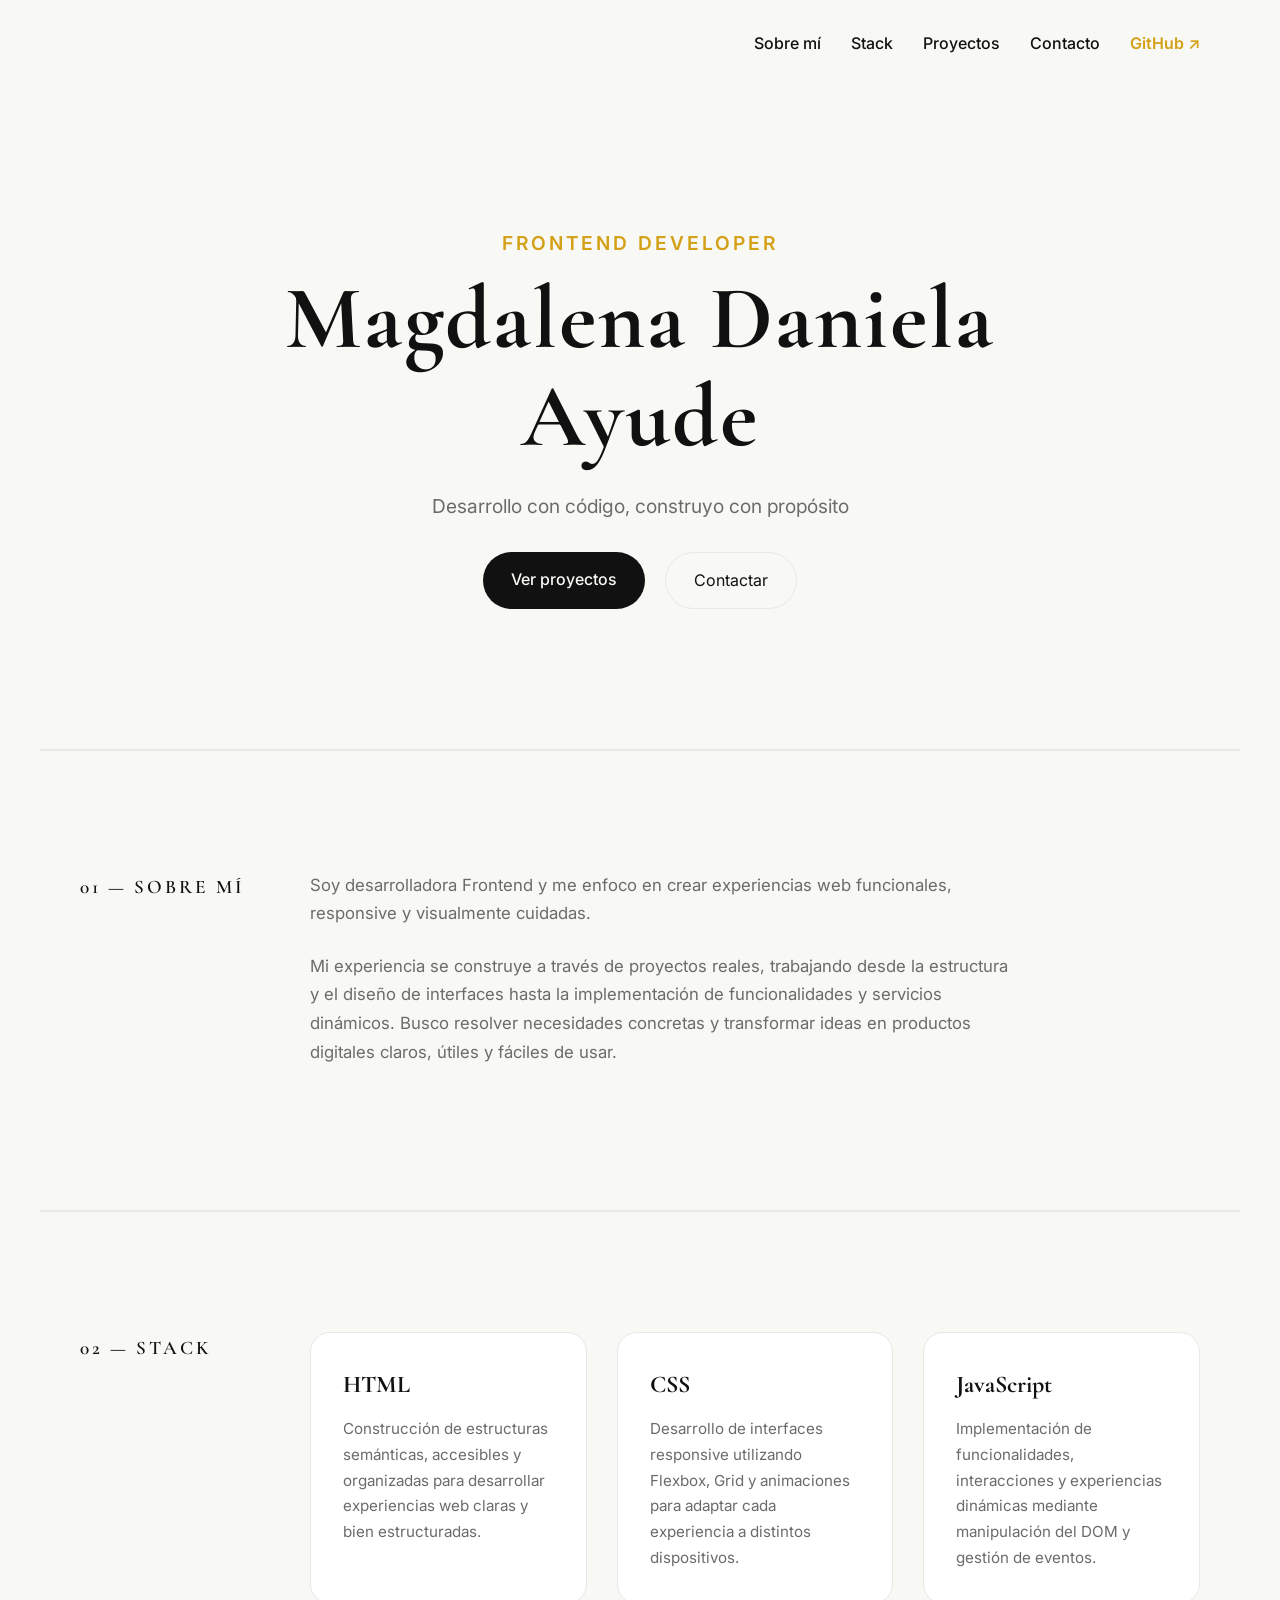
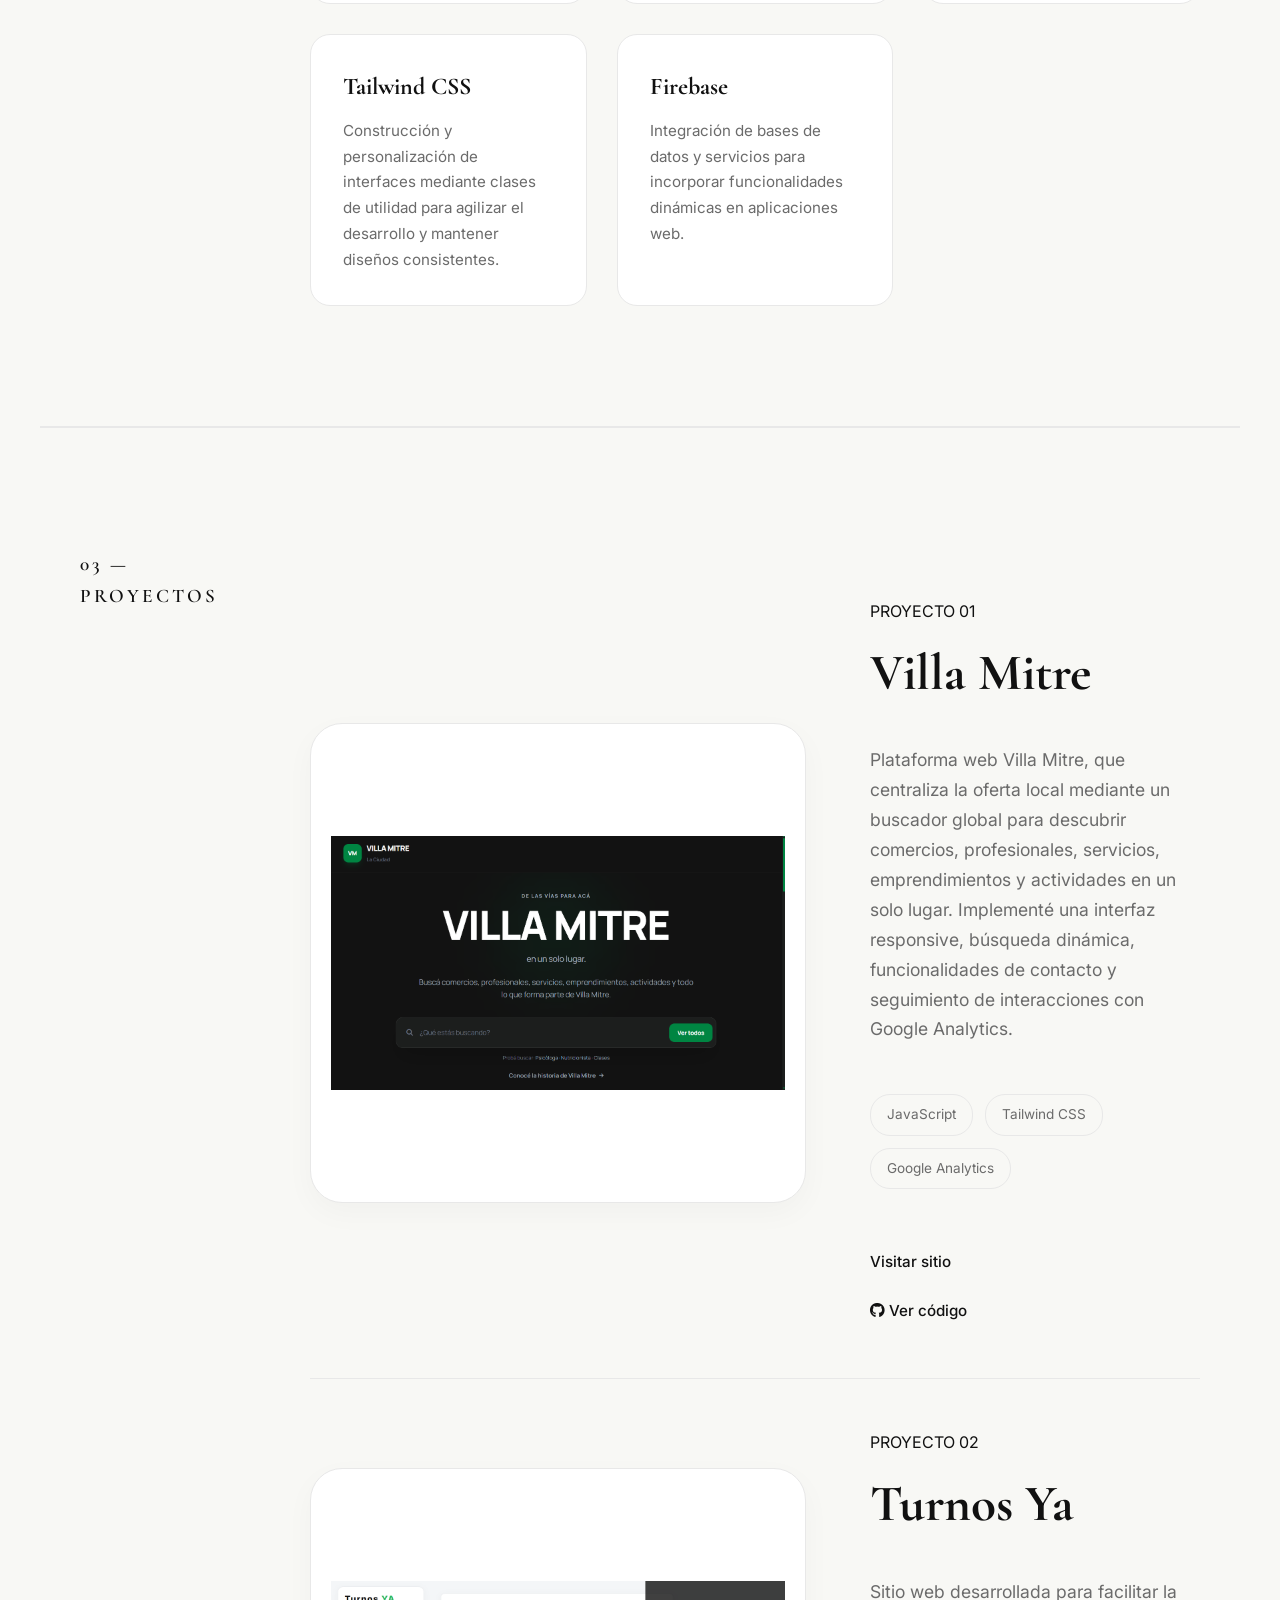
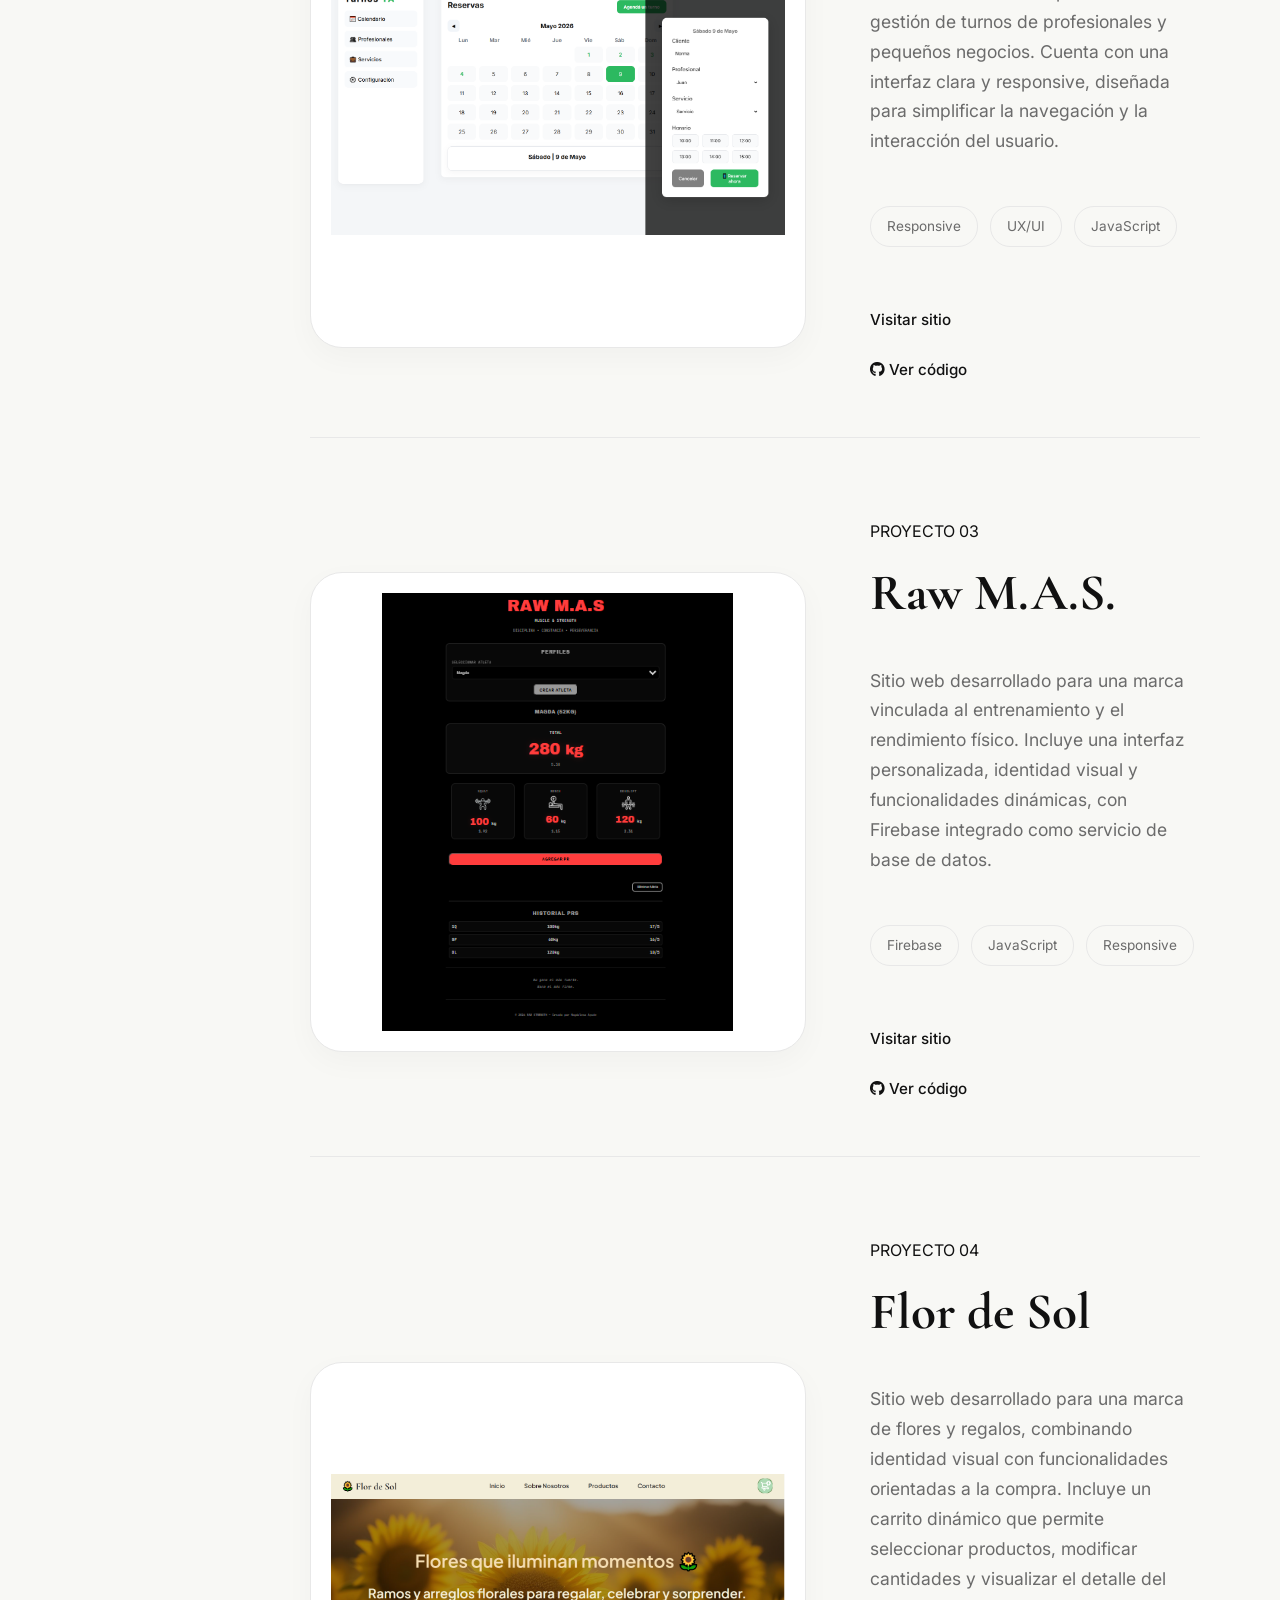
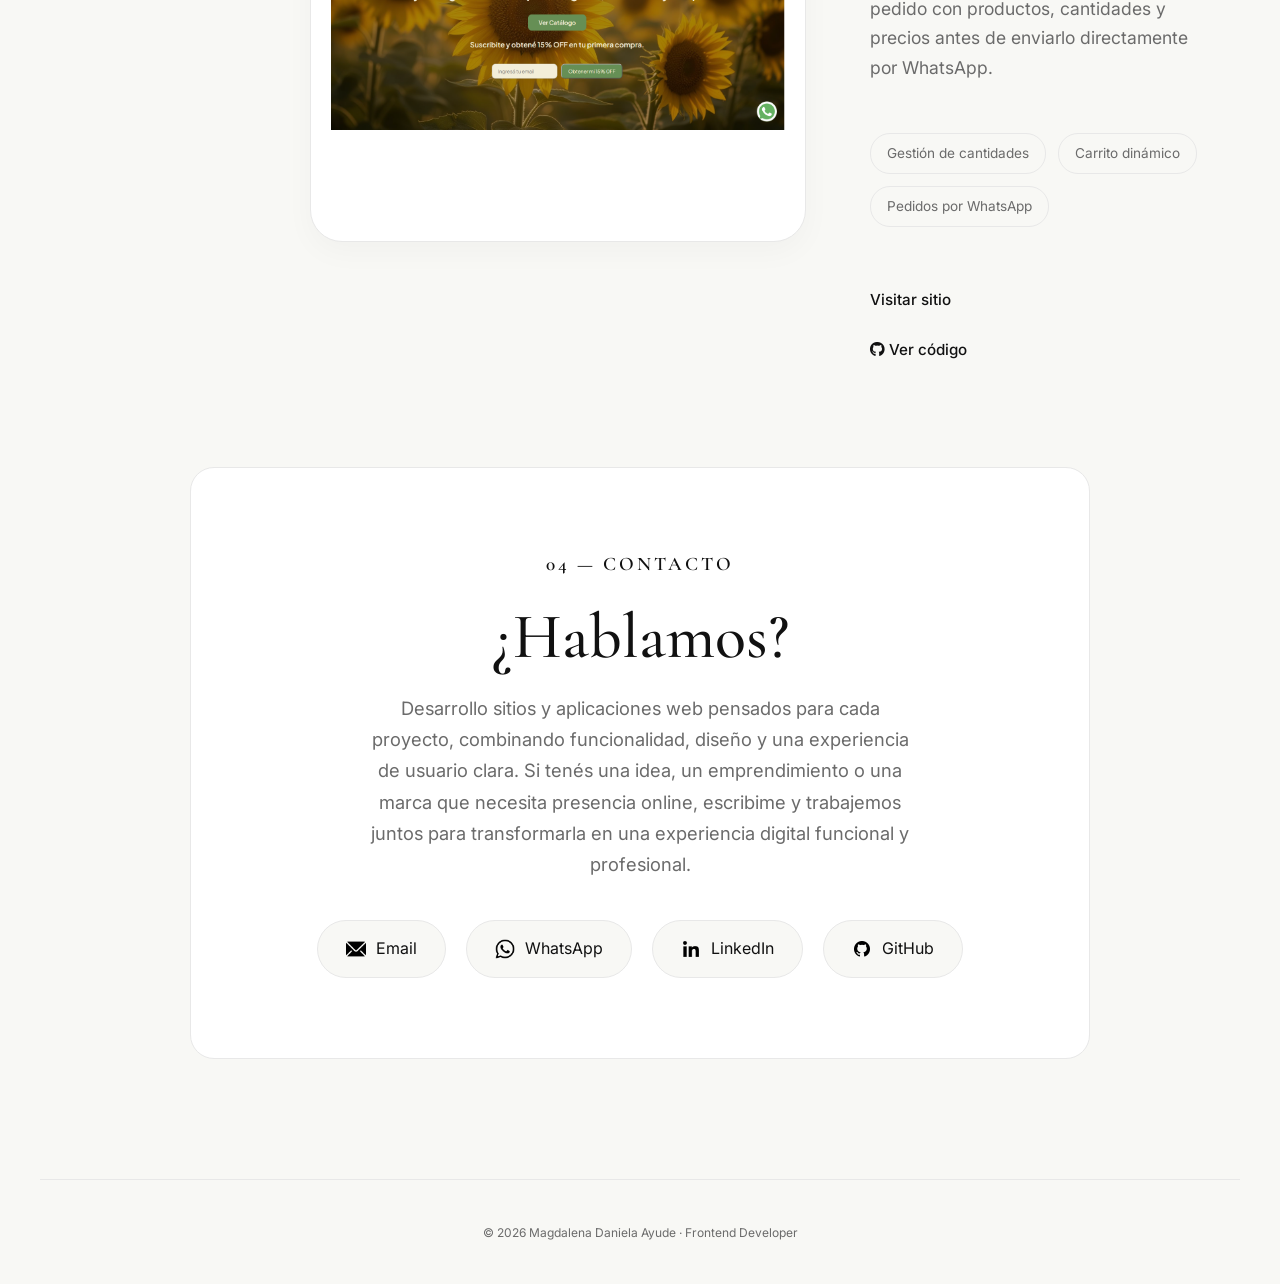
<file: index.html>
<!DOCTYPE html>
<html lang="es">
<head>
  <meta charset="UTF-8">
  <meta name="viewport" content="width=device-width, initial-scale=1.0">
  <title>Portfolio - Magdalena Daniela Ayude</title>
  <link rel="stylesheet" href="./style.css">
  
  <link rel="preconnect" href="https://fonts.googleapis.com">
  <link rel="preconnect" href="https://fonts.gstatic.com" crossorigin>
  
  <link rel="stylesheet" href="https://cdnjs.cloudflare.com/ajax/libs/font-awesome/6.7.2/css/all.min.css">
  <link href="https://fonts.googleapis.com/css2?family=Cormorant+Garamond:wght@400;500;600;700&family=Inter:wght@300;400;500;600;700&display=swap" rel="stylesheet">
  <link rel="stylesheet" href="https://cdnjs.cloudflare.com/ajax/libs/font-awesome/6.7.2/css/all.min.css">
  <meta name="description"content="Portfolio de Magdalena Daniela Ayude, desarrolladora Frontend. Desarrollo sitios y experiencias web funcionales, responsive y visualmente atractivas.">
  <meta name="keywords"content="Frontend Developer, Desarrollo Web, Portfolio, HTML, CSS, JavaScript, Firebase, Diseño Web, Magdalena Ayude">
  <meta name="author" content="Magdalena Daniela Ayude">  
  
  <meta property="og:title" content="Portfolio - Magdalena Daniela Ayude">
  <meta property="og:description" content="Portfolio de Magdalena Daniela Ayude, desarrolladora frontend especializada en crear experiencias digitales modernas y accesibles.">
  <meta property="og:image" content="https://magdalenadanielaayude.netlify.app/">  
  <meta property="og:url" content="https://magdalenadanielaayude.netlify.app/">
 


</head>

<body>

  <header class="header">
    <nav class="navbar">
    <button class="menu-toggle" aria-label="Abrir menú">
    <i class="fa-solid fa-bars"></i>
  </button>
      <ul class="nav-links">
        <li><a href="#about">Sobre mí</a></li>
        <li><a href="#stack">Stack</a></li>
        <li><a href="#projects">Proyectos</a></li>
        <li><a href="#contact">Contacto</a></li>
        <li><a href="https://github.com/MagdalenaAyude" target="_blank" rel="noopener noreferrer" class="nav-github">GitHub ↗</a></li>
      </ul>
    </nav>
  </header>

  <main>
    <section class="hero">
      <span class="section-label">FRONTEND DEVELOPER</span>
      <h1>Magdalena Daniela Ayude</h1>
      <p>Desarrollo con código, construyo con propósito</p>

      <div class="hero-actions">
        <a href="#projects" class="btn-primary">Ver proyectos</a>
        <a href="#contact" class="btn-secondary">Contactar</a>
      </div>
    </section>
     
    <section id="about" class="section-layout about">
      <div class="section-title">
        <span class="section-number">01 — SOBRE MÍ</span>
      </div>

      <div class="section-content">
        <p>
          Soy desarrolladora Frontend y me enfoco en crear experiencias web funcionales, responsive y visualmente cuidadas.
        </p>

        <p>Mi experiencia se construye a través de proyectos reales, trabajando desde la estructura y el diseño de interfaces hasta la implementación de funcionalidades y servicios dinámicos. Busco resolver necesidades concretas y transformar ideas en productos digitales claros, útiles y fáciles de usar.</p>
      </div>
    </section>
      
    <section id="stack" class="section-layout stack">
      <div class="section-title">
        <span class="section-number">02 — STACK</span>
      </div>

      <div class="stack-grid">
        <article class="stack-card">
          <h3>HTML</h3>
          <p>Construcción de estructuras semánticas, accesibles y organizadas para desarrollar experiencias web claras y bien estructuradas.</p>
        </article>
        <article class="stack-card">
          <h3>CSS</h3>
          <p>Desarrollo de interfaces responsive utilizando Flexbox, Grid y animaciones para adaptar cada experiencia a distintos dispositivos.</p>
        </article>

        <article class="stack-card">
          <h3>JavaScript</h3>
          <p>Implementación de funcionalidades, interacciones y experiencias dinámicas mediante manipulación del DOM y gestión de eventos.</p>
        </article>

        <article class="stack-card">
        <h3>Tailwind CSS</h3>
        <p>Construcción y personalización de interfaces mediante clases de utilidad para agilizar el desarrollo y mantener diseños consistentes.</p>
        </article>
        
        <article class="stack-card"> 
        <h3>Firebase</h3> 
        <p>Integración de bases de datos y servicios para incorporar funcionalidades dinámicas en aplicaciones web.</p> 
        </article> 
        </div> 
        </section>

   <section id="projects" class="section-layout projects">

  <div class="section-title">
    <span class="section-number">03 — PROYECTOS</span>
  </div>

  <div class="project-list">

    <article class="project">

      <div class="project-image">
        <img src="./assets/villamitre.png" alt="Página principal de la plataforma Villa Mitre">
      </div>

      <div class="project-content">
        <span class="project-number">PROYECTO 01</span>

        <h3>Villa Mitre</h3>
        <p>Plataforma web Villa Mitre, que centraliza la oferta local mediante un buscador global para descubrir comercios, profesionales, servicios, emprendimientos y actividades en un solo lugar. Implementé una interfaz responsive, búsqueda dinámica, funcionalidades de contacto y seguimiento de interacciones con Google Analytics.</p>
        <ul class="project-features">
          <li>JavaScript</li>
          <li>Tailwind CSS</li>
          <li>Google Analytics</li>
        </ul>

        <a href="https://comercios-villamitre.netlify.app/"
           target="_blank"
           rel="noopener noreferrer"
           class="btn-link">
          Visitar sitio 
        </a>
      

      <a href="https://github.com/MagdalenaAyude/portal-comercios-villa-mitre"
    target="_blank"
    rel="noopener noreferrer"
    class="project-github"
    aria-label="Ver código de Villa Mitre en GitHub">

    <i class="fa-brands fa-github" aria-hidden="true"></i>
    Ver código
    </a>
      </div>

    </article>

  <div class="project-list">
        <article class="project">
          <div class="project-image">
            <img src="./assets/turnosya.png" alt="Interfaz de la aplicación Turnos Ya">
          </div>
          <div class="project-content">
            <span class="project-number">PROYECTO 02</span>
            <h3>Turnos Ya</h3>
            <p>Sitio web desarrollada para facilitar la gestión de turnos de profesionales y pequeños negocios. Cuenta con una interfaz clara y responsive, diseñada para simplificar la navegación y la interacción del usuario.</p>
            
            <ul class="project-features">
              <li>Responsive</li>
              <li>UX/UI</li>
              <li>JavaScript</li>
            </ul>
            <a href="https://turnosbahia2026.netlify.app/" target="_blank" rel="noopener noreferrer" class="btn-link">Visitar sitio</a>
          
          <a href="https://github.com/MagdalenaAyude/TurnosB"
            target="_blank"
            rel="noopener noreferrer"
            class="project-github"
          aria-label="Ver código de turnos ya en GitHub">

        <i class="fa-brands fa-github" aria-hidden="true"></i>
        Ver código
        </a>
      </div>
        </article>

        <article class="project">
          <div class="project-image">
            <img src="./assets/rawmas.png" alt="Landing page de Raw M.A.S.">
          </div>
          <div class="project-content">
            <span class="project-number">PROYECTO 03</span>
            <h3>Raw M.A.S.</h3>
            <p>Sitio web desarrollado para una marca vinculada al entrenamiento y el rendimiento físico. Incluye una interfaz personalizada, identidad visual y funcionalidades dinámicas, con Firebase integrado como servicio de base de datos.</p>
            
            <ul class="project-features">
            <li>Firebase</li>
            <li>JavaScript</li>
            <li>Responsive</li>
            </ul>
            <a href="https://raw-strength-bahia.netlify.app/" target="_blank" rel="noopener noreferrer" class="btn-link">Visitar sitio</a>
          
          <a href="https://github.com/MagdalenaAyude/raw-strength"
        target="_blank"
        rel="noopener noreferrer"
        class="project-github"
        aria-label="Ver código de Raw M.A.S en GitHub">

      <i class="fa-brands fa-github" aria-hidden="true"></i>
      Ver código
      </a>
          </div>
        </article>

        <article class="project">
          <div class="project-image">
            <img src="./assets/flordesol.png" alt="Landing page de Flor de Sol">
          </div>
          <div class="project-content">
            <span class="project-number">PROYECTO 04</span>
            <h3>Flor de Sol</h3>
            <p>Sitio web desarrollado para una marca de flores y regalos, combinando identidad visual con funcionalidades orientadas a la compra. Incluye un carrito dinámico que permite seleccionar productos, modificar cantidades y visualizar el detalle del pedido con productos, cantidades y precios antes de enviarlo directamente por WhatsApp.</p>
      
            
            <ul class="project-features">
              <li>Gestión de cantidades</li>
              <li>Carrito dinámico</li>
              <li>Pedidos por WhatsApp</li>
            </ul>
            <a href="https://flordesol-magdalena.netlify.app/" target="_blank" rel="noopener noreferrer" class="btn-link">Visitar sitio </a>
          
        <a href="https://github.com/MagdalenaAyude/flor-de-sol"
        target="_blank"
        rel="noopener noreferrer"
        class="project-github"
        aria-label="Ver código de flor de sol en GitHub">

        <i class="fa-brands fa-github" aria-hidden="true"></i>
      Ver código
      </a>
        </article>
      </div>
    </section>

    


    <section id="contact" class="contact">
  <span class="section-number">04 — CONTACTO</span>
  <h2>¿Hablamos?</h2>
  <p>Desarrollo sitios y aplicaciones web pensados para cada proyecto, combinando funcionalidad, diseño y una experiencia de usuario clara. Si tenés una idea, un emprendimiento o una marca que necesita presencia online, escribime y trabajemos juntos para transformarla en una experiencia digital funcional y profesional.</p>
      <div class="contact-buttons">
        <a href="mailto:magdaayude@hotmail.com" class="contact-button">
          <img src="./assets/correo-electronico.png" alt="Icono de Email">
          <span>Email</span>
        </a>

        <a href="https://wa.me/5492915094533" target="_blank" class="contact-button" rel="noopener noreferrer">
          <img src="./assets/whatsapp (3).png" alt="Icono de WhatsApp">
          <span>WhatsApp</span>
        </a>

        <a href="https://www.linkedin.com/in/magdalena-daniela-ayude" target="_blank" class="contact-button" rel="noopener noreferrer">
          <img src="./assets/linkedin.png" alt="Icono de LinkedIn">
          <span>LinkedIn</span>
        </a>

        <a href="https://github.com/MagdalenaAyude" target="_blank" class="contact-button" rel="noopener noreferrer">
          <img src="./assets/github.png" alt="Icono de GitHub">
          <span>GitHub</span>
        </a>
      </div>
    </section>
  </main>

  <footer class="footer">
    <small>© 2026 Magdalena Daniela Ayude · Frontend Developer</small>
  </footer>
  <script src="script.js"></script>
 
</body>
</html>
</file>
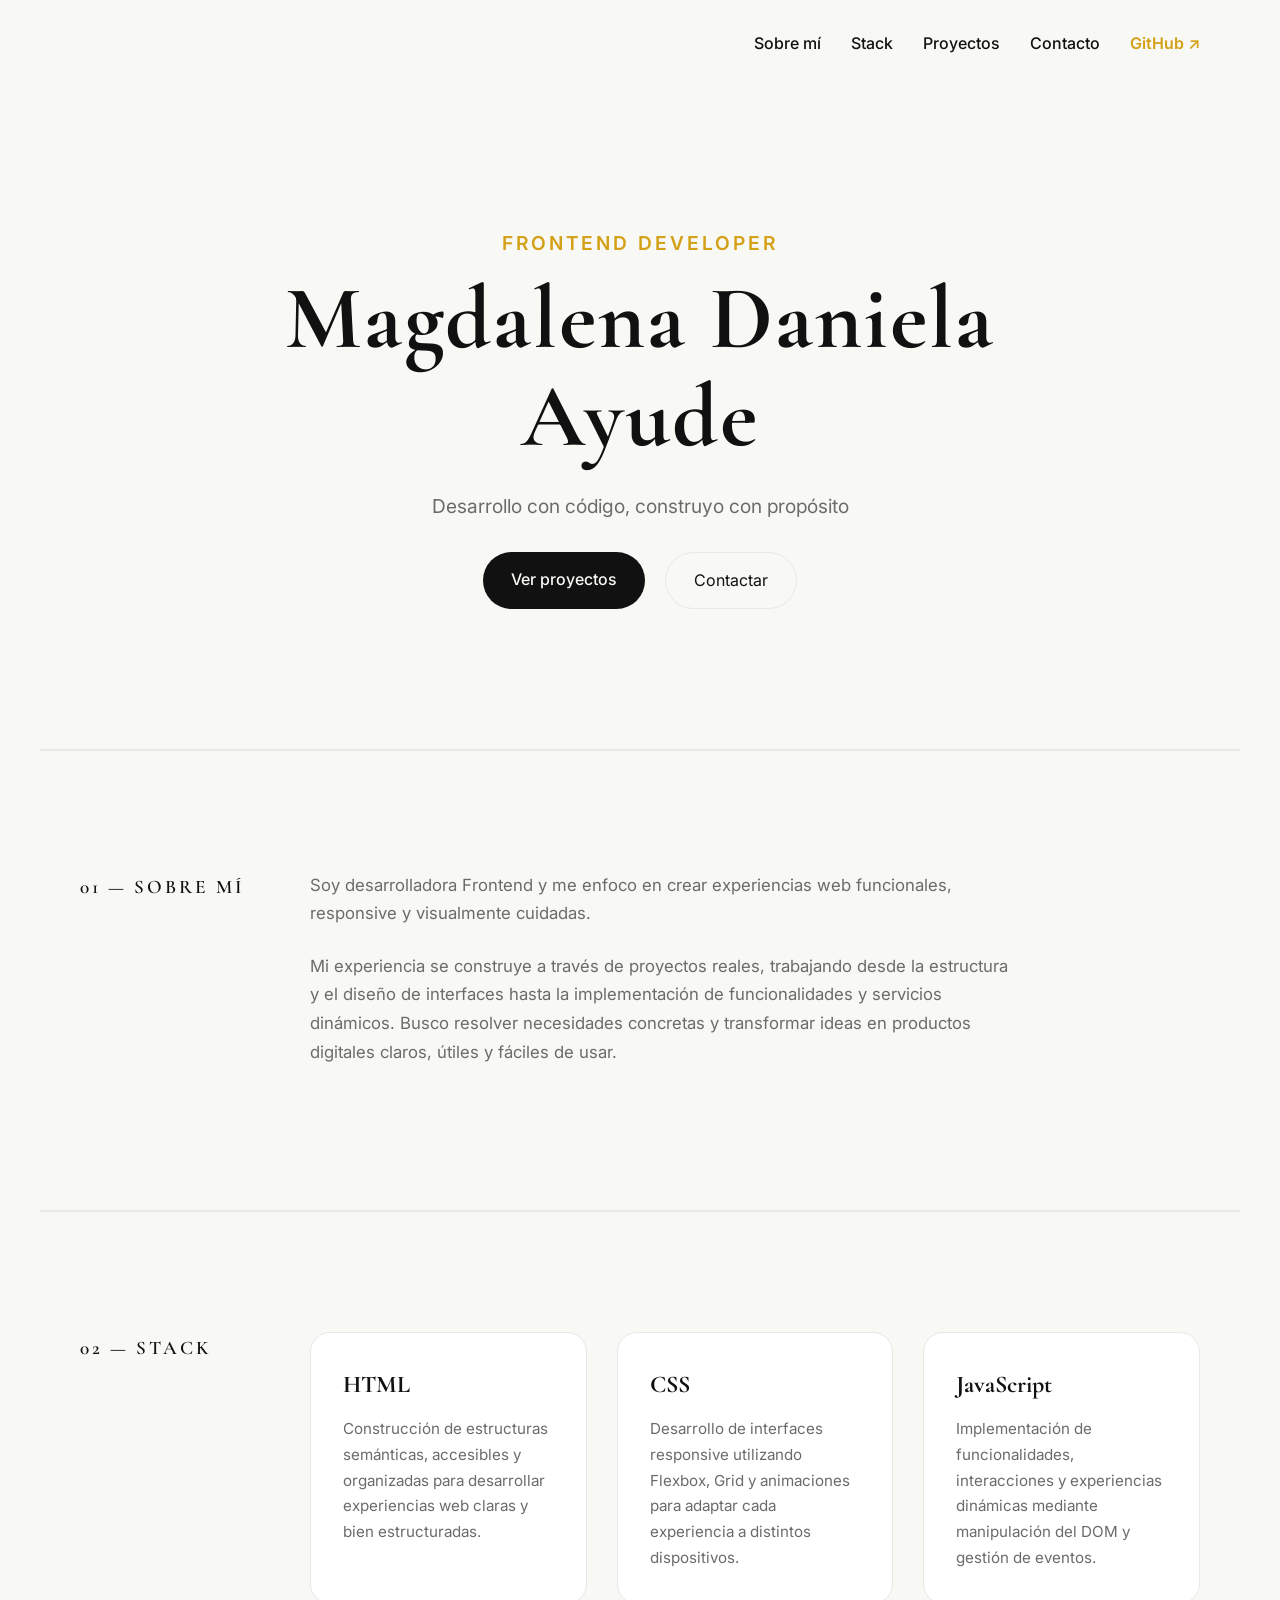
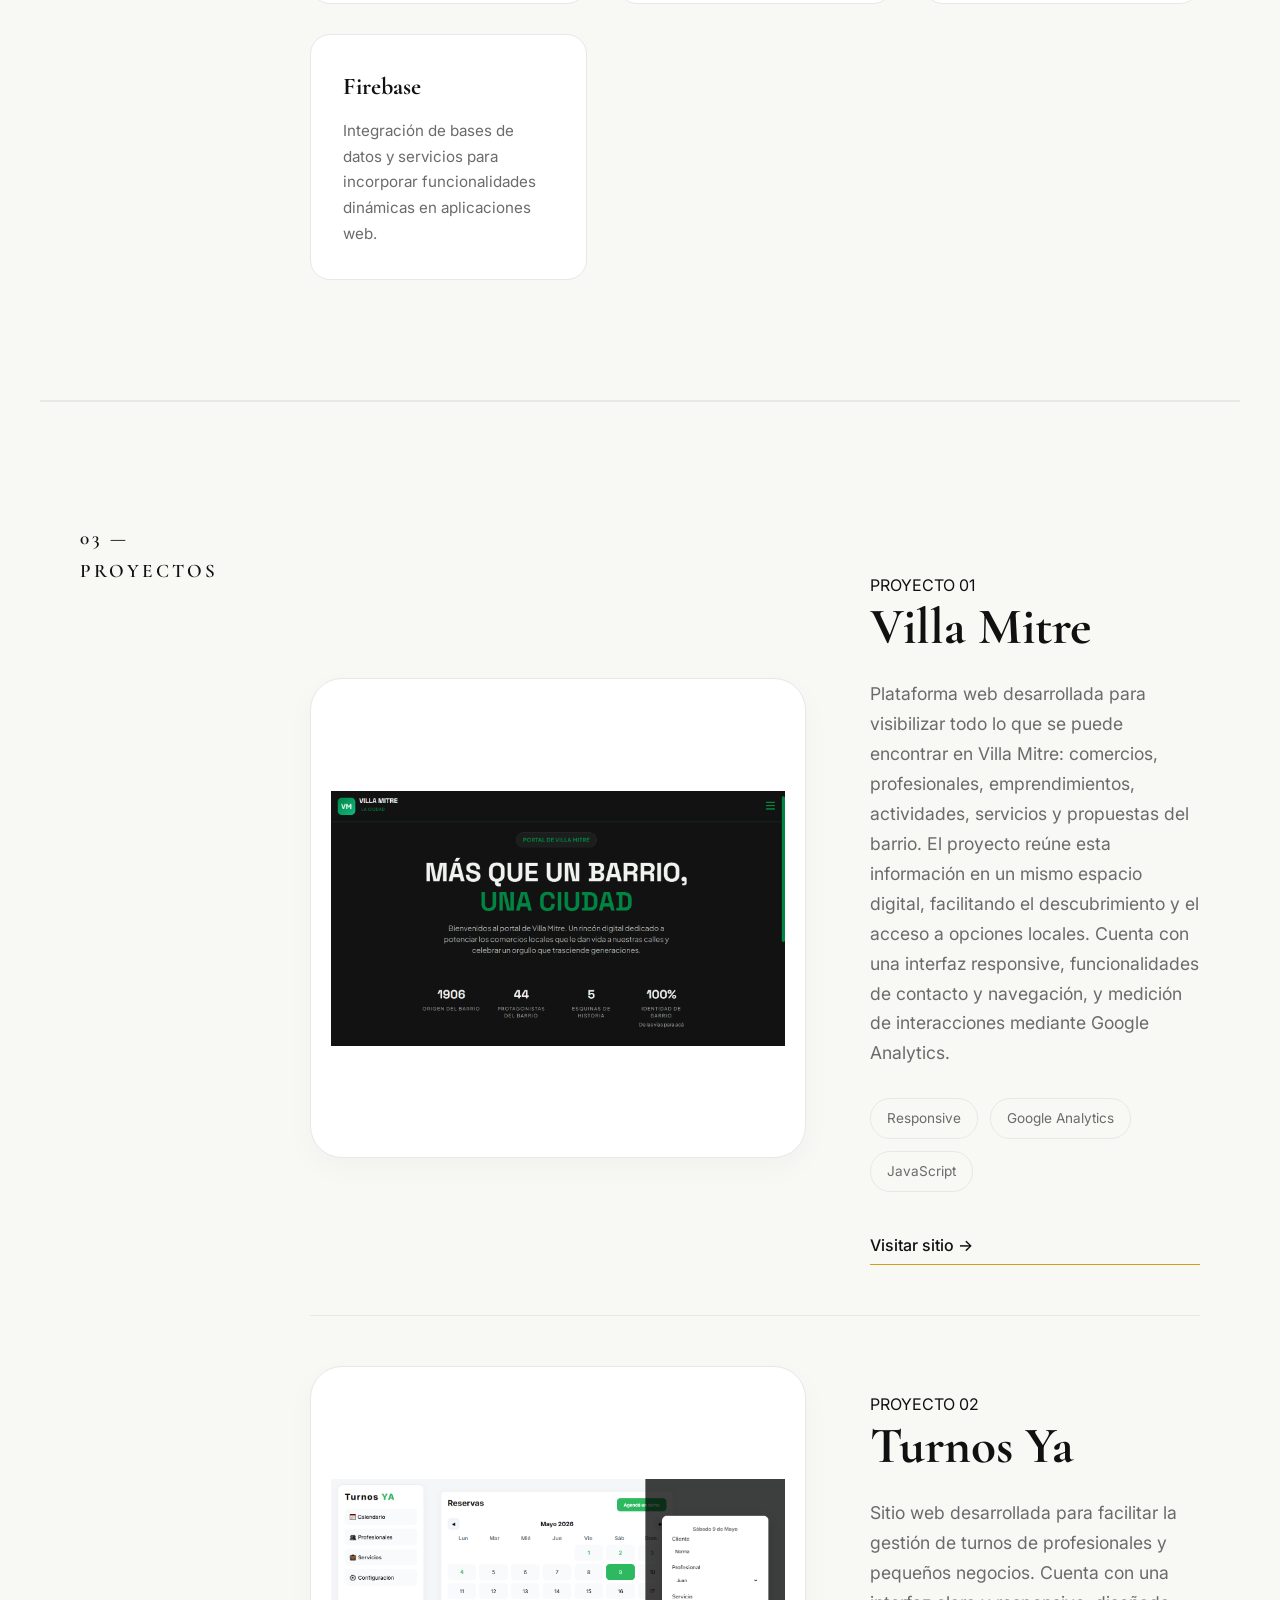
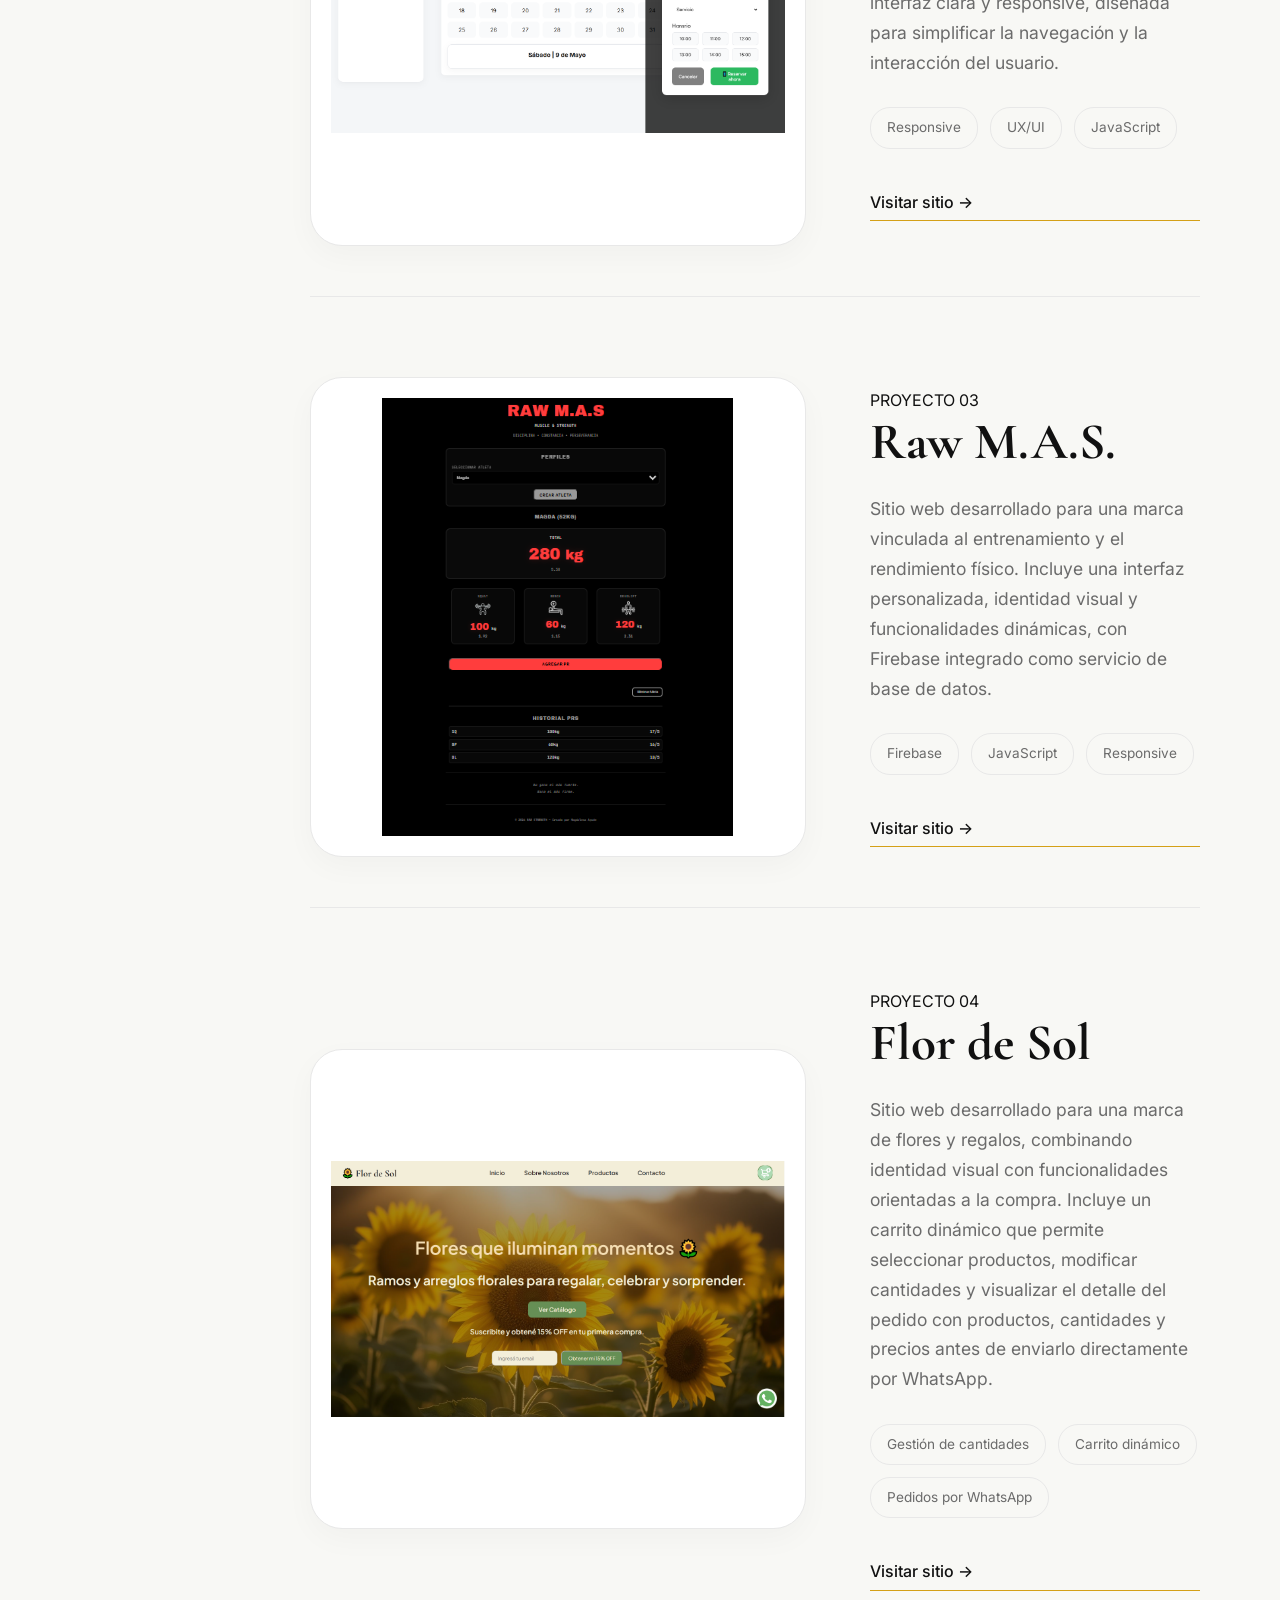
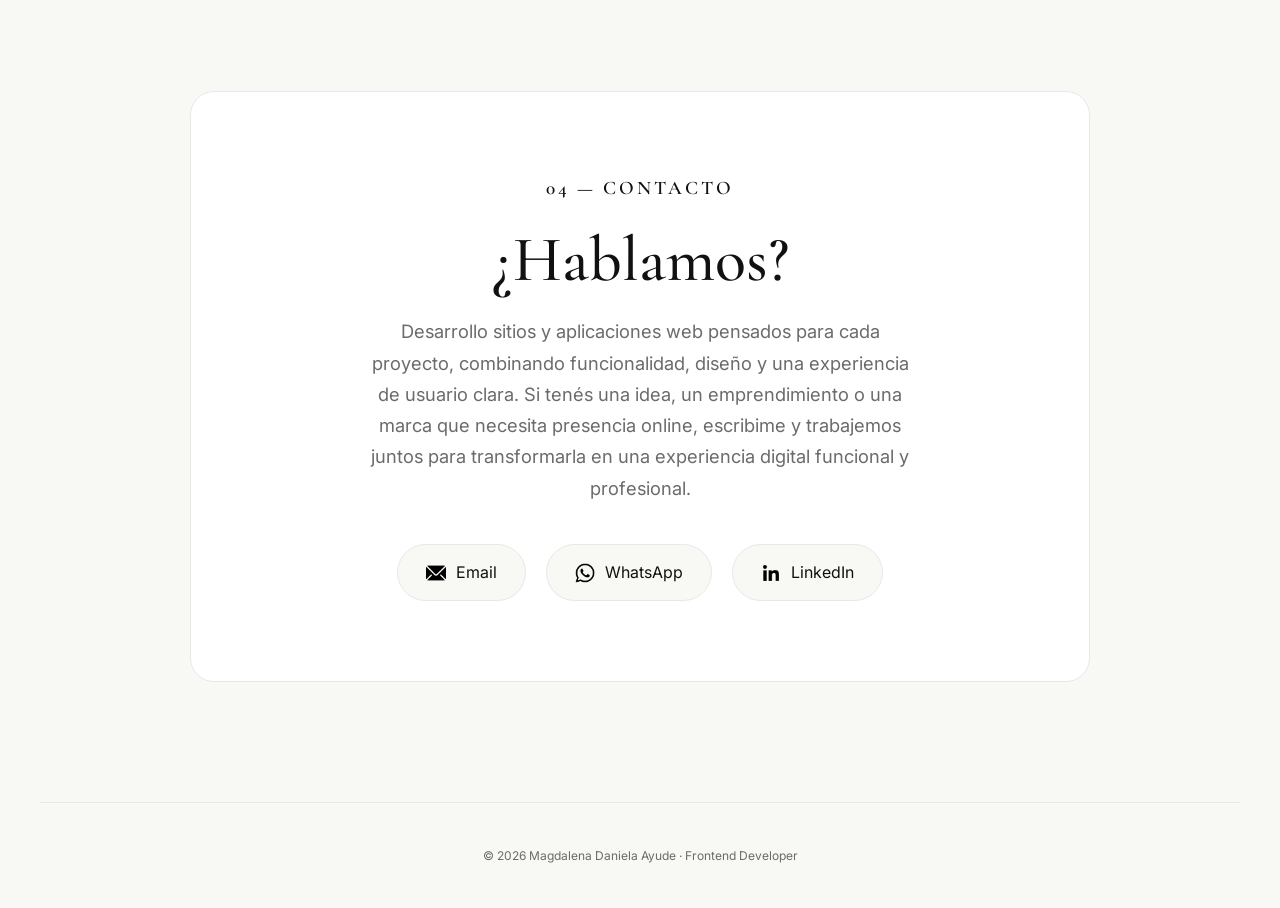
<file: portfolio/index.html>
<!DOCTYPE html>
<html lang="es">
<head>
  <meta charset="UTF-8">
  <meta name="viewport" content="width=device-width, initial-scale=1.0">
  <title>Portfolio - Magdalena Daniela Ayude</title>
  <link rel="stylesheet" href="./style.css">
  
  <link rel="preconnect" href="https://fonts.googleapis.com">
  <link rel="preconnect" href="https://fonts.gstatic.com" crossorigin>
  <link href="https://fonts.googleapis.com/css2?family=Cormorant+Garamond:wght@400;500;600;700&family=Inter:wght@300;400;500;600;700&display=swap" rel="stylesheet">
  
  <meta name="description"content="Portfolio de Magdalena Daniela Ayude, desarrolladora Frontend. Desarrollo sitios y experiencias web funcionales, responsive y visualmente atractivas.">
  <meta name="keywords"content="Frontend Developer, Desarrollo Web, Portfolio, HTML, CSS, JavaScript, Firebase, Diseño Web, Magdalena Ayude">
  <meta name="author" content="Magdalena Daniela Ayude">  
  
  <meta property="og:title" content="Portfolio - Magdalena Daniela Ayude">
  <meta property="og:description" content="Portfolio de Magdalena Daniela Ayude, desarrolladora frontend especializada en crear experiencias digitales modernas y accesibles.">
  <meta property="og:image" content="https://magdalenadanielaayude.netlify.app/">  
  <meta property="og:url" content="https://magdalenadanielaayude.netlify.app/">
</head>

<body>

  <header class="header">
    <nav class="navbar">
      <ul class="nav-links">
        <li><a href="#about">Sobre mí</a></li>
        <li><a href="#stack">Stack</a></li>
        <li><a href="#projects">Proyectos</a></li>
        <li><a href="#contact">Contacto</a></li>
        <li><a href="https://github.com/MagdalenaAyude" target="_blank" rel="noopener noreferrer" class="nav-github">GitHub ↗</a></li>
      </ul>
    </nav>
  </header>

  <main>
    <section class="hero">
      <span class="section-label">FRONTEND DEVELOPER</span>
      <h1>Magdalena Daniela Ayude</h1>
      <p>Desarrollo con código, construyo con propósito</p>

      <div class="hero-actions">
        <a href="#projects" class="btn-primary">Ver proyectos</a>
        <a href="#contact" class="btn-secondary">Contactar</a>
      </div>
    </section>
     
    <section id="about" class="section-layout about">
      <div class="section-title">
        <span class="section-number">01 — SOBRE MÍ</span>
      </div>

      <div class="section-content">
        <p>
          Soy desarrolladora Frontend y me enfoco en crear experiencias web funcionales, responsive y visualmente cuidadas.
        </p>

        <p>Mi experiencia se construye a través de proyectos reales, trabajando desde la estructura y el diseño de interfaces hasta la implementación de funcionalidades y servicios dinámicos. Busco resolver necesidades concretas y transformar ideas en productos digitales claros, útiles y fáciles de usar.</p>
      </div>
    </section>
      
    <section id="stack" class="section-layout stack">
      <div class="section-title">
        <span class="section-number">02 — STACK</span>
      </div>

      <div class="stack-grid">
        <article class="stack-card">
          <h3>HTML</h3>
          <p>Construcción de estructuras semánticas, accesibles y organizadas para desarrollar experiencias web claras y bien estructuradas.</p>
        </article>
        <article class="stack-card">
          <h3>CSS</h3>
          <p>Desarrollo de interfaces responsive utilizando Flexbox, Grid y animaciones para adaptar cada experiencia a distintos dispositivos.</p>
        </article>

        <article class="stack-card">
          <h3>JavaScript</h3>
          <p>Implementación de funcionalidades, interacciones y experiencias dinámicas mediante manipulación del DOM y gestión de eventos.</p>
        </article>
        
      <article class="stack-card"> 
      <h3>Firebase</h3> 
      <p>Integración de bases de datos y servicios para incorporar funcionalidades dinámicas en aplicaciones web.</p> 
      </article> 
      </div> 
      </section>

   <section id="projects" class="section-layout projects">

  <div class="section-title">
    <span class="section-number">03 — PROYECTOS</span>
  </div>

  <div class="project-list">

    <article class="project">

      <div class="project-image">
        <img src="./assets/villamitre.png" alt="Página principal de la plataforma Villa Mitre">
      </div>

      <div class="project-content">
        <span class="project-number">PROYECTO 01</span>

        <h3>Villa Mitre</h3>
        <p>Plataforma web desarrollada para visibilizar todo lo que se puede encontrar en Villa Mitre: comercios, profesionales, emprendimientos, actividades, servicios y propuestas del barrio. El proyecto reúne esta información en un mismo espacio digital, facilitando el descubrimiento y el acceso a opciones locales. Cuenta con una interfaz responsive, funcionalidades de contacto y navegación, y medición de interacciones mediante Google Analytics.</p>
        
        <ul class="project-features">
          <li>Responsive</li>
          <li>Google Analytics</li>
          <li>JavaScript</li>
        </ul>

        <a href="https://comercios-villamitre.netlify.app/"
           target="_blank"
           rel="noopener noreferrer"
           class="btn-link">
          Visitar sitio →
        </a>
      </div>

    </article>

  <div class="project-list">
        <article class="project">
          <div class="project-image">
            <img src="./assets/turnosya.png" alt="Interfaz de la aplicación Turnos Ya">
          </div>
          <div class="project-content">
            <span class="project-number">PROYECTO 02</span>
            <h3>Turnos Ya</h3>
            <p>Sitio web desarrollada para facilitar la gestión de turnos de profesionales y pequeños negocios. Cuenta con una interfaz clara y responsive, diseñada para simplificar la navegación y la interacción del usuario.</p>
            
            <ul class="project-features">
              <li>Responsive</li>
              <li>UX/UI</li>
              <li>JavaScript</li>
            </ul>
            <a href="https://turnosbahia2026.netlify.app/" target="_blank" rel="noopener noreferrer" class="btn-link">Visitar sitio →</a>
          </div>
        </article>

        <article class="project">
          <div class="project-image">
            <img src="./assets/rawmas.png" alt="Landing page de Raw M.A.S.">
          </div>
          <div class="project-content">
            <span class="project-number">PROYECTO 03</span>
            <h3>Raw M.A.S.</h3>
            <p>Sitio web desarrollado para una marca vinculada al entrenamiento y el rendimiento físico. Incluye una interfaz personalizada, identidad visual y funcionalidades dinámicas, con Firebase integrado como servicio de base de datos.</p>
            
            <ul class="project-features">
            <li>Firebase</li>
            <li>JavaScript</li>
            <li>Responsive</li>
            </ul>
            <a href="https://raw-strength-bahia.netlify.app/" target="_blank" rel="noopener noreferrer" class="btn-link">Visitar sitio →</a>
          </div>
        </article>

        <article class="project">
          <div class="project-image">
            <img src="./assets/flordesol.png" alt="Landing page de Flor de Sol">
          </div>
          <div class="project-content">
            <span class="project-number">PROYECTO 04</span>
            <h3>Flor de Sol</h3>
            <p>Sitio web desarrollado para una marca de flores y regalos, combinando identidad visual con funcionalidades orientadas a la compra. Incluye un carrito dinámico que permite seleccionar productos, modificar cantidades y visualizar el detalle del pedido con productos, cantidades y precios antes de enviarlo directamente por WhatsApp.</p>
      
            
            <ul class="project-features">
              <li>Gestión de cantidades</li>
              <li>Carrito dinámico</li>
              <li>Pedidos por WhatsApp</li>
            </ul>
            <a href="https://flordesol-magdalena.netlify.app/" target="_blank" rel="noopener noreferrer" class="btn-link">Visitar sitio →</a>
          </div>
        </article>
      </div>
    </section>

    


    <section id="contact" class="contact">
  <span class="section-number">04 — CONTACTO</span>
  <h2>¿Hablamos?</h2>
  <p>Desarrollo sitios y aplicaciones web pensados para cada proyecto, combinando funcionalidad, diseño y una experiencia de usuario clara. Si tenés una idea, un emprendimiento o una marca que necesita presencia online, escribime y trabajemos juntos para transformarla en una experiencia digital funcional y profesional.</p>
      <div class="contact-buttons">
        <a href="mailto:magdaayude@hotmail.com" class="contact-button">
          <img src="./assets/correo-electronico.png" alt="Icono de Email">
          <span>Email</span>
        </a>

        <a href="https://wa.me/5492915094533" target="_blank" class="contact-button" rel="noopener noreferrer">
          <img src="./assets/whatsapp (3).png" alt="Icono de WhatsApp">
          <span>WhatsApp</span>
        </a>

        <a href="https://www.linkedin.com/in/magdalena-daniela-ayude" target="_blank" class="contact-button" rel="noopener noreferrer">
          <img src="./assets/linkedin.png" alt="Icono de LinkedIn">
          <span>LinkedIn</span>
        </a>
      </div>
    </section>
  </main>

  <footer class="footer">
    <small>© 2026 Magdalena Daniela Ayude · Frontend Developer</small>
  </footer>

</body>
</html>
</file>
<file: style.css>
:root {
  --bg: #f8f8f5;
  --surface: #ffffff;
  --text: #111111;
  --text-light: #6b6b6b;
  --border: #e8e8e8;
  --accent: #d4a017;
  --max-width: 1200px;
}

* {
  margin:0;
  padding:0;
  box-sizing: border-box;
}

html{
  scroll-behavior: smooth;
}

body{
  font-family:'Inter',sans-serif;
  background-color:var(--bg);
  color:var(--text);
  line-height: 1.7;
  overflow-x:hidden;
}
.header{
  display:flex;
  justify-content:flex-end;
  align-items:center;
  padding:30px 40px;
  max-width: var(--max-width);
  margin: 0 auto;
}
.navbar{
  display:flex;
  
}   
.nav-links {
  display: flex;
  list-style: none;
  gap: 30px;
  align-items: center;
}
.nav-links a {
  text-decoration: none;
  color: var(--text);
  font-weight: 500;
  transition: color 0.3s ease;
}
.nav-links a:hover {
  color: var(--accent);
}
.nav-links a.nav-github {
  color: var(--accent);
  font-weight: 600;     
  border-bottom: 1px solid transparent;
  padding-bottom: 2px;
  transition: all 0.3s ease;
}
.nav-links a.nav-github:hover {
  color: var(--text);   
  border-bottom: 1px solid var(--text); 
}

.menu-toggle {
  display: none;
  border: none;
  background: transparent;
  color: var(--text);
  font-size: 28px;
  cursor: pointer;
}


.hero{
  display:flex;
  flex-direction:column;
  align-items:center;
  text-align:center;
  padding: 140px 20px;
}
.section-label {
  font-size: 1.2rem;
  letter-spacing: 3px;
  font-weight: 600;
  color: var(--accent);
  text-transform: uppercase;
  margin-bottom: 10px;
}
.hero h1 {
  font-family: 'Cormorant Garamond', serif;
  font-size: clamp(3.5rem, 7vw, 6.5rem);
  line-height: 1.1;
  letter-spacing: 2px;
  margin-bottom: 24px;
  max-width: 900px;
}
.hero p {
  font-size: 1.2rem;
  color: var(--text-light);
  max-width: 600px;
  margin-bottom: 30px;
  line-height: 1.6;
}
.hero-actions {
  display: flex;
  gap: 20px;
  justify-content: center;
  flex-wrap: wrap;
}
.btn-primary {
  text-decoration: none;
  background-color: var(--text);
  color:var(--bg);
  padding: 14px 28px;
  border-radius: 999px;
  display: inline-block;
  font-weight: 500;
  transition: background-color 0.3s ease;
}
.btn-primary:hover {
  opacity: 0.9;
}
.btn-secondary {
  text-decoration: none;
  color: var(--text);
  background-color: transparent;
  border: 1px solid var(--border);
  padding: 14px 28px;
  border-radius: 999px;
  transition: background-color 0.3s ease, color 0.3s ease;
  display: inline-block;
}
.btn-secondary:hover {
  background-color: var(--border);
}
.section-layout {
  max-width: var(--max-width);
  margin: 0 auto;
  padding: 120px 40px;
  display: grid;
  grid-template-columns: 180px 1fr;
  gap: 50px;
  border-top: 2px solid var(--border);
}
.section-title {
  font-family: 'Cormorant Garamond', serif;
  align-self: start;
}
.section-number {
  font-size: 1.2rem;
  font-family: 'Cormorant Garamond', serif;
  font-weight: 600;
  letter-spacing: 3px;
  color:var(--text);
}
.section-content p {
  max-width: 700px;
  font-size: 1.05rem;
  margin-bottom: 24px;
  color: var(--text-light);
}
.stack-grid {
  display: grid;
  grid-template-columns: repeat(auto-fit, minmax(250px, 1fr)); 
  gap: 30px;
}
.stack-card{
  padding: 32px;
  background-color: var(--surface);
  border: 1px solid var(--border);
  border-radius: 20px;
}
.stack-card h3{
  font-family: 'Cormorant Garamond', serif;
  font-size: 1.5rem;
  margin-bottom: 10px;
}
.stack-card p{
  color: var(--text-light);
  font-size: 0.95rem;
  line-height: 1.7;
}
.project-list {
  display: flex;
  flex-direction: column;
  
  width: 100%;
  min-width: 0;
}
.project {
  display: grid;
  grid-template-columns: 1.5fr 1fr;
  gap: 4rem;
  align-items: center;
  padding: 50px 0;
  
}
.project:not(:last-child) {
  border-bottom: 1px solid var(--border);
}
.project:not(:first-child) {
  padding-top: 80px;
}
.project-image{
   background-color: var(--surface);
   border: 1px solid var(--border);
   border-radius: 32px;
   padding: 20px;
   display: flex;
   justify-content: center;
   align-items: center;
   height: 480px;
   box-shadow: 0 10px 30px rgba(0,0,0,.03);
   overflow: hidden;
}
.project-image img {
  width: 100%;
  height: 100%;
  object-fit: contain;
  transition: transform 0.5s cubic-bezier(0.25, 1, 0.5, 1);
}
.project:hover .project-image img {
  transform: scale(1.06);
}
.project-content {
 display: flex;
 flex-direction: column;
 justify-content: center;
 gap: 20px;
}
.project-content h3 {
  font-family: 'Cormorant Garamond', serif;
  font-size: clamp(2.5rem, 4vw, 3.5rem);
  line-height: 1.1;
  margin-bottom: 24px;
}
.project-content p {
  color: var(--text-light);
  font-size: 1.1rem;
  margin-bottom: 30px;
  line-height: 1.7;
}
.project-features {
  display: flex;
  gap: 12px;
  margin-bottom: 40px;
  list-style: none;
  flex-wrap: wrap;
}
.project-features li {
  font-size: 0.85rem;
  color: var(--text-light);
  background-color: transparent;
  padding: 8px 16px;
  border: 1px solid var(--border);
  border-radius: 20px;
}
.project .btn-link,
.project .project-github {
  font-size: 0.95rem;
  text-decoration: none;
  color: var(--text);
  background-color: transparent;
  font-weight: 500;
 
  padding-bottom: 4px;
  transition: background-color 0.3s ease, color 0.3s ease;
}
.project .btn-link:hover,
.project .project-github:hover {
  color: var(--accent);
  border-color: var(--accent);
}

.project-github:hover {
  color: var(--accent);
  border-color: var(--accent);
}


.contact {
  background-color: var(--surface);
  border: 1px solid var(--border);
  border-radius: 24px;
  padding: 80px 40px;
  max-width: 900px;
  margin: 0 auto 50px;
  text-align: center;
  transform: translateY(-70px);
}
.contact h2 {
  font-family: 'Cormorant Garamond', serif;
  font-size: clamp(3rem, 5vw, 4.5rem);
  line-height: 1;
  margin-bottom: 24px;
  margin-top: 24px;
  font-weight: 500;
}
.contact p{
  color: var(--text-light);
  font-size: 1.15rem;
  max-width: 550px;
  margin: 0 auto 40px auto;
}
.contact-buttons{
  display:flex;
  justify-content:center;
  gap:20px;
  flex-wrap:wrap;
}
.contact-button{
  display:flex;
  align-items:center;
  gap:10px;
  text-decoration:none;
  padding:14px 28px;
  border:1px solid var(--border);
  border-radius:999px;
  color: var(--text);
  background-color:var(--bg);
  transition:all 0.3s ease;
}
.contact-button:hover {
  transform: translateY(-4px);
  border-color: var(--accent);
}
.contact-button img{
  width:20px;
  height:20px;
  object-fit:contain;
}
footer{
  text-align: center;
  padding: 40px 20px;
  font-size: 0.9rem;
  color: var(--text-light);
  border-top: 1px solid var(--border);
  max-width: var(--max-width);  
  margin: 0 auto;
}


 @media (max-width: 768px) {

  .header {
    padding: 20px;
  }
  
  .menu-toggle {
    display: block;
    margin-left: auto;
  }


  .navbar {
    display: flex;
    align-items: center;
    justify-content: flex-end;
    width: 100%;
    position: relative;
  }

  .menu-toggle {
    display: block;
    margin-left: auto;
    width: 34px;
  }

  .nav-links {
    display: none;
    position: absolute;
    top: calc(100% + 12px);
    right: 0;
    flex-direction: column;
    align-items: flex-start;
    gap: 15px;
    margin: 0;
    padding: 20px;
    background: var(--bg);
    border-radius: 12px;
    z-index: 1000;
  }

  .nav-links.active {
    display: flex;
  }


  .hero {
    padding: 80px 20px;
  }
  .section-layout {
    grid-template-columns: 1fr;
    gap: 40px;
    padding: 80px 20px;
  }
  .project {
    grid-template-columns: 1fr;
    gap: 40px;
    padding-bottom: 60px;
  }
  .project:not(:first-child) {
    padding-top: 60px;
  }
  .project-image {
    height: 300px; 
    padding: 20px;
  }
  .contact {
    margin: 60px 20px;
    padding: 40px 20px;
    transform: translateY(-30px);
}
  }
</file>
<file: portfolio/style.css>
:root {
  --bg: #f8f8f5;
  --surface: #ffffff;
  --text: #111111;
  --text-light: #6b6b6b;
  --border: #e8e8e8;
  --accent: #d4a017;
  --max-width: 1200px;
}

* {
  margin:0;
  padding:0;
  box-sizing: border-box;
}

html{
  scroll-behavior: smooth;
}

body{
  font-family:'Inter',sans-serif;
  background-color:var(--bg);
  color:var(--text);
  line-height: 1.7;
  overflow-x:hidden;
}
.header{
  display:flex;
  justify-content:flex-end;
  align-items:center;
  padding:30px 40px;
  max-width: var(--max-width);
  margin: 0 auto;
}
.navbar{
  display:flex;
  
}   
.nav-links {
  display: flex;
  list-style: none;
  gap: 30px;
  align-items: center;
}
.nav-links a {
  text-decoration: none;
  color: var(--text);
  font-weight: 500;
  transition: color 0.3s ease;
}
.nav-links a:hover {
  color: var(--accent);
}
.nav-links a.nav-github {
  color: var(--accent);
  font-weight: 600;     
  border-bottom: 1px solid transparent;
  padding-bottom: 2px;
  transition: all 0.3s ease;
}
.nav-links a.nav-github:hover {
  color: var(--text);   
  border-bottom: 1px solid var(--text); 
}
.hero{
  display:flex;
  flex-direction:column;
  align-items:center;
  text-align:center;
  padding: 140px 20px;
}
.section-label {
  font-size: 1.2rem;
  letter-spacing: 3px;
  font-weight: 600;
  color: var(--accent);
  text-transform: uppercase;
  margin-bottom: 10px;
}
.hero h1 {
  font-family: 'Cormorant Garamond', serif;
  font-size: clamp(3.5rem, 7vw, 6.5rem);
  line-height: 1.1;
  letter-spacing: 2px;
  margin-bottom: 24px;
  max-width: 900px;
}
.hero p {
  font-size: 1.2rem;
  color: var(--text-light);
  max-width: 600px;
  margin-bottom: 30px;
  line-height: 1.6;
}
.hero-actions {
  display: flex;
  gap: 20px;
  justify-content: center;
  flex-wrap: wrap;
}
.btn-primary {
  text-decoration: none;
  background-color: var(--text);
  color:var(--bg);
  padding: 14px 28px;
  border-radius: 999px;
  display: inline-block;
  font-weight: 500;
  transition: background-color 0.3s ease;
}
.btn-primary:hover {
  opacity: 0.9;
}
.btn-secondary {
  text-decoration: none;
  color: var(--text);
  background-color: transparent;
  border: 1px solid var(--border);
  padding: 14px 28px;
  border-radius: 999px;
  transition: background-color 0.3s ease, color 0.3s ease;
  display: inline-block;
}
.btn-secondary:hover {
  background-color: var(--border);
}
.section-layout {
  max-width: var(--max-width);
  margin: 0 auto;
  padding: 120px 40px;
  display: grid;
  grid-template-columns: 180px 1fr;
  gap: 50px;
  border-top: 2px solid var(--border);
}
.section-title {
  font-family: 'Cormorant Garamond', serif;
  align-self: start;
}
.section-number {
  font-size: 1.2rem;
  font-family: 'Cormorant Garamond', serif;
  font-weight: 600;
  letter-spacing: 3px;
  color:var(--text);
}
.section-content p {
  max-width: 700px;
  font-size: 1.05rem;
  margin-bottom: 24px;
  color: var(--text-light);
}
.stack-grid {
  display: grid;
  grid-template-columns: repeat(auto-fit, minmax(250px, 1fr)); 
  gap: 30px;
}
.stack-card{
  padding: 32px;
  background-color: var(--surface);
  border: 1px solid var(--border);
  border-radius: 20px;
}
.stack-card h3{
  font-family: 'Cormorant Garamond', serif;
  font-size: 1.5rem;
  margin-bottom: 10px;
}
.stack-card p{
  color: var(--text-light);
  font-size: 0.95rem;
  line-height: 1.7;
}
.project-list {
  display: flex;
  flex-direction: column;
  
  width: 100%;
  min-width: 0;
}
.project {
  display: grid;
  grid-template-columns: 1.5fr 1fr;
  gap: 4rem;
  align-items: center;
  padding: 50px 0;
  
}
.project:not(:last-child) {
  border-bottom: 1px solid var(--border);
}
.project:not(:first-child) {
  padding-top: 80px;
}
.project-image{
   background-color: var(--surface);
   border: 1px solid var(--border);
   border-radius: 32px;
   padding: 20px;
   display: flex;
   justify-content: center;
   align-items: center;
   height: 480px;
   box-shadow: 0 10px 30px rgba(0,0,0,.03);
   overflow: hidden;
}
.project-image img {
  width: 100%;
  height: 100%;
  object-fit: contain;
  transition: transform 0.5s cubic-bezier(0.25, 1, 0.5, 1);
}
.project:hover .project-image img {
  transform: scale(1.06);
}
.project-content {
 display: flex;
 flex-direction: column;
 justify-content: center;
}
.project-content h3 {
  font-family: 'Cormorant Garamond', serif;
  font-size: clamp(2.5rem, 4vw, 3.5rem);
  line-height: 1.1;
  margin-bottom: 24px;
}
.project-content p {
  color: var(--text-light);
  font-size: 1.1rem;
  margin-bottom: 30px;
  line-height: 1.7;
}
.project-features {
  display: flex;
  gap: 12px;
  margin-bottom: 40px;
  list-style: none;
  flex-wrap: wrap;
}
.project-features li {
  font-size: 0.85rem;
  color: var(--text-light);
  background-color: transparent;
  padding: 8px 16px;
  border: 1px solid var(--border);
  border-radius: 20px;
}
.project .btn-link {
  text-decoration: none;
  color: var(--text);
  background-color: transparent;
  font-weight: 500;
  border-bottom: 1px solid var(--accent);
  padding-bottom: 4px;
  transition: background-color 0.3s ease, color 0.3s ease;
}
.project .btn-link:hover {
  color: var(--accent);
  border-color: var(--accent);
}
.contact {
  background-color: var(--surface);
  border: 1px solid var(--border);
  border-radius: 24px;
  padding: 80px 40px;
  max-width: 900px;
  margin: 0 auto 50px;
  text-align: center;
  transform: translateY(-70px);
}
.contact h2 {
  font-family: 'Cormorant Garamond', serif;
  font-size: clamp(3rem, 5vw, 4.5rem);
  line-height: 1;
  margin-bottom: 24px;
  margin-top: 24px;
  font-weight: 500;
}
.contact p{
  color: var(--text-light);
  font-size: 1.15rem;
  max-width: 550px;
  margin: 0 auto 40px auto;
}
.contact-buttons{
  display:flex;
  justify-content:center;
  gap:20px;
  flex-wrap:wrap;
}
.contact-button{
  display:flex;
  align-items:center;
  gap:10px;
  text-decoration:none;
  padding:14px 28px;
  border:1px solid var(--border);
  border-radius:999px;
  color: var(--text);
  background-color:var(--bg);
  transition:all 0.3s ease;
}
.contact-button:hover {
  transform: translateY(-4px);
  border-color: var(--accent);
}
.contact-button img{
  width:20px;
  height:20px;
  object-fit:contain;
}
footer{
  text-align: center;
  padding: 40px 20px;
  font-size: 0.9rem;
  color: var(--text-light);
  border-top: 1px solid var(--border);
  max-width: var(--max-width);  
  margin: 0 auto;
}

@media (max-width: 768px) {
  
  .header {
    padding: 20px;
    justify-content: center;
  }
  .nav-links {
    gap: 15px;
  }
  .hero {
    padding: 80px 20px;
  }
  .section-layout {
    grid-template-columns: 1fr;
    gap: 40px;
    padding: 80px 20px;
  }
  .project {
    grid-template-columns: 1fr;
    gap: 40px;
    padding-bottom: 60px;
  }
  .project:not(:first-child) {
    padding-top: 60px;
  }
  .project-image {
    height: 300px; 
    padding: 20px;
  }
  .contact {
    margin: 60px 20px;
    padding: 40px 20px;
    transform: translateY(-30px);
}
  }
</file>
